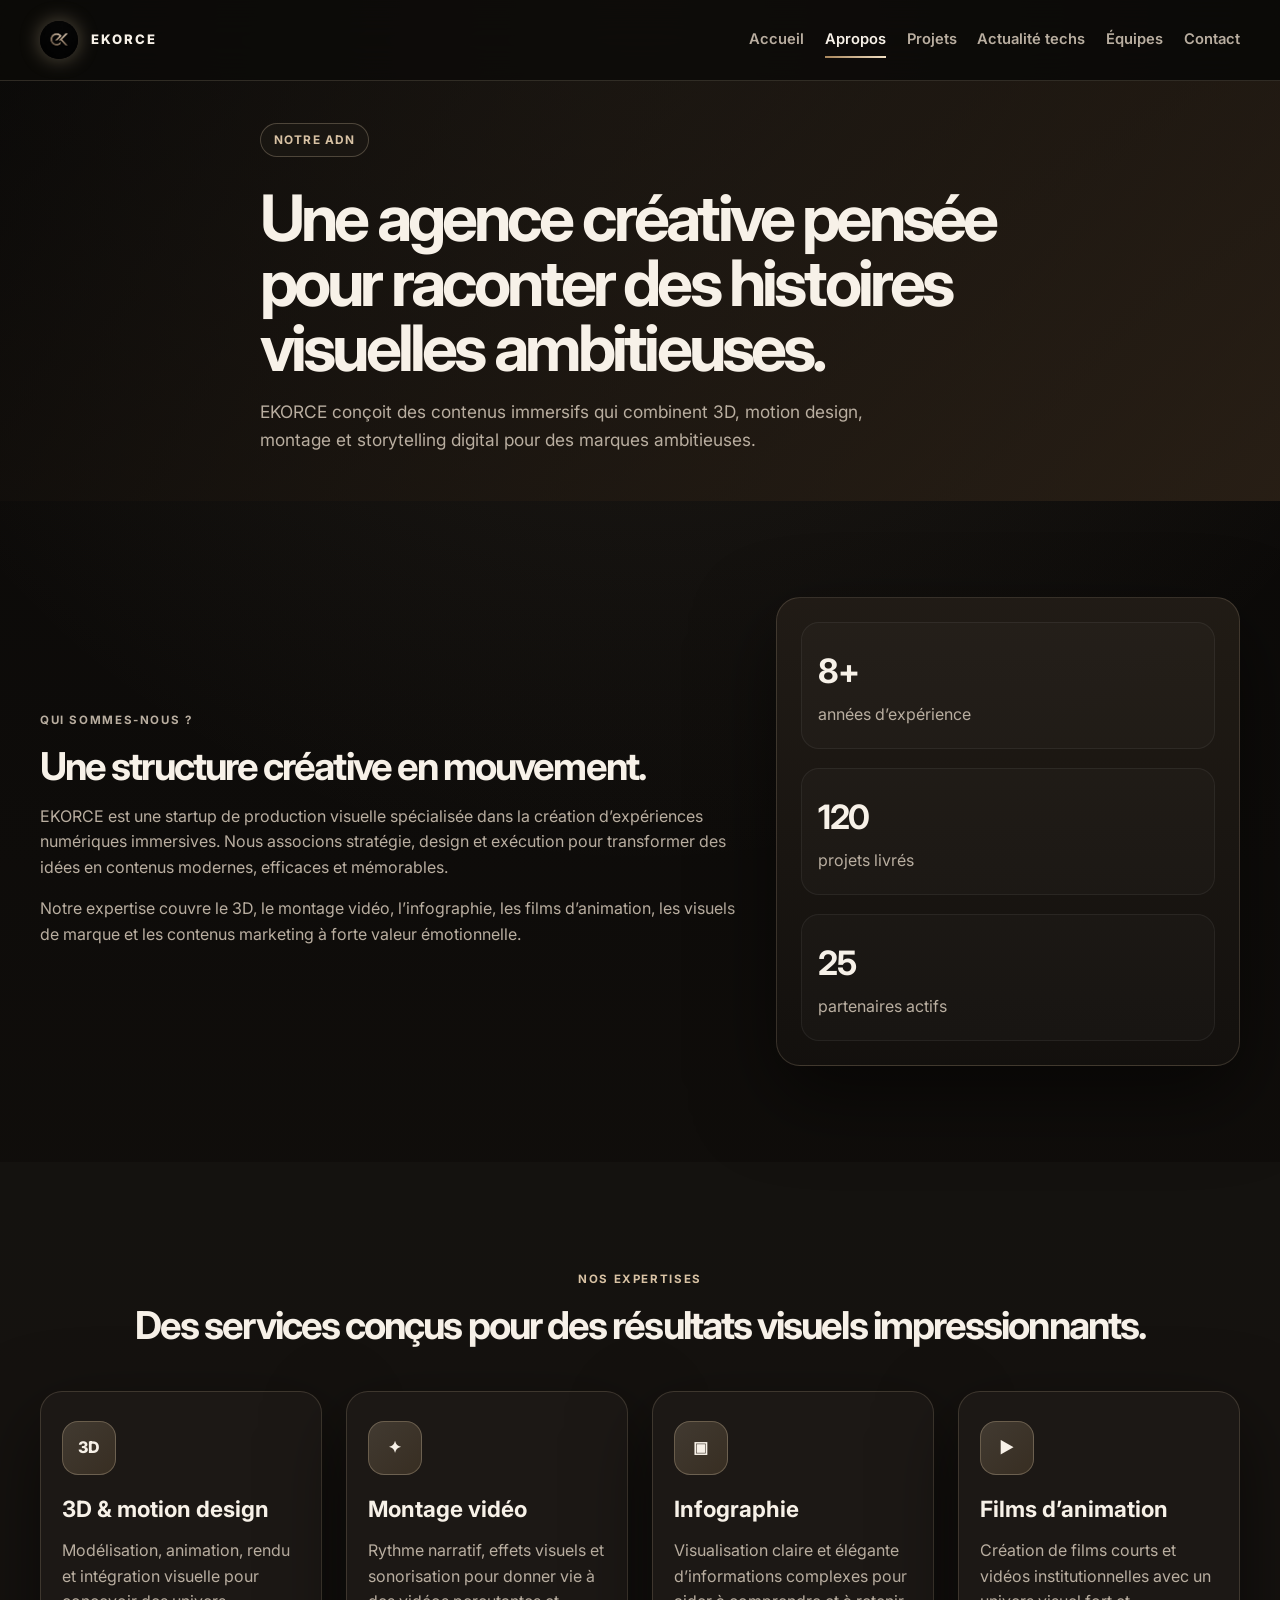
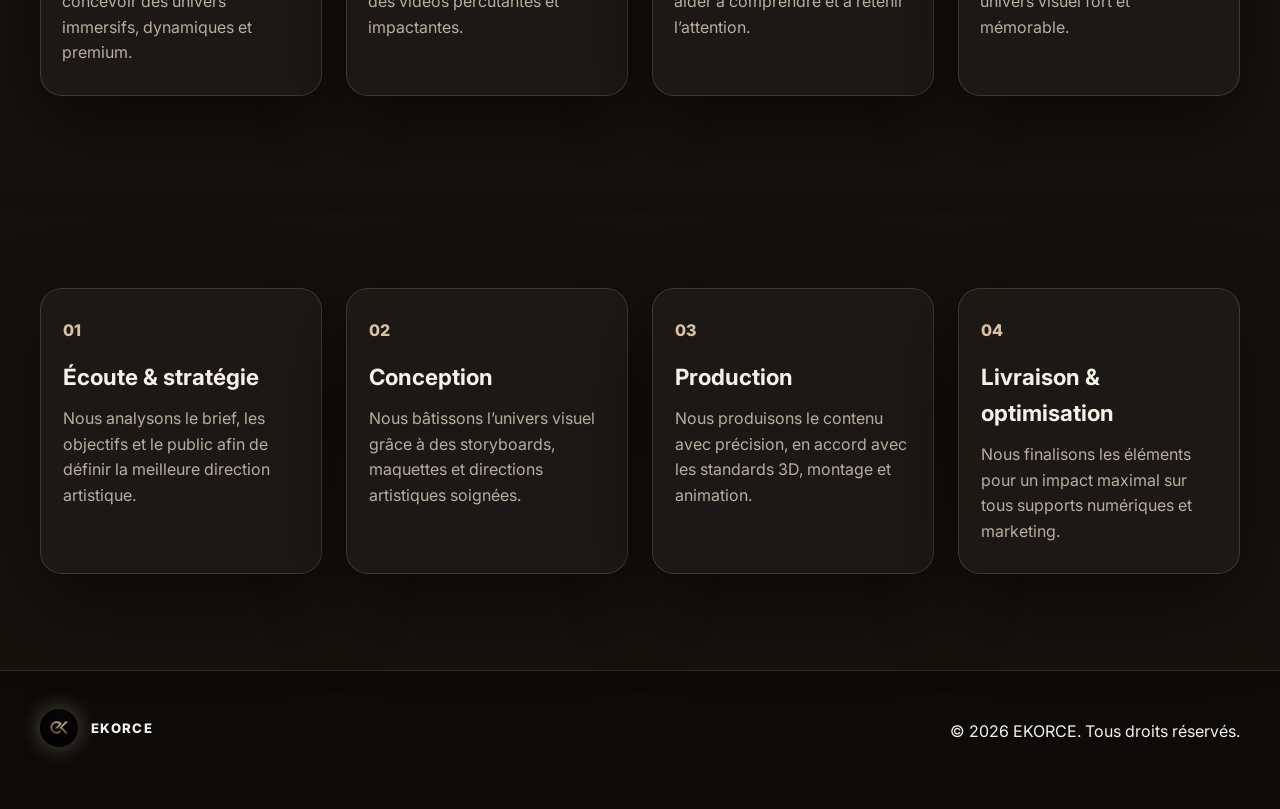
<file: about.html>
<!DOCTYPE html>
<html lang="fr">
  <head>
    <meta charset="UTF-8" />
    <meta name="viewport" content="width=device-width, initial-scale=1.0" />
    <title>À propos | EKORCE</title>
    <meta name="description" content="EKORCE conçoit des contenus multimédias immersifs à base de 3D, montage vidéo, infographie et films d'animation." />
    <link rel="preconnect" href="https://fonts.googleapis.com" />
    <link rel="preconnect" href="https://fonts.gstatic.com" crossorigin />
    <link href="https://fonts.googleapis.com/css2?family=Inter:wght@400;500;600;700;800;900&display=swap" rel="stylesheet" />
    <link rel="stylesheet" href="styles.css" />
  </head>
  <body>
    <header class="site-header">
      <div class="container nav-wrap">
        <a href="index.html" class="brand" aria-label="Accueil EKORCE">
          <img class="brand-logo" src="imgs/logo-ekorce.jpg" alt="Logo EKORCE" />
          <span class="brand-text">EKORCE</span>
        </a>

        <button class="nav-toggle" aria-label="Ouvrir le menu" aria-expanded="false">
          <span></span>
          <span></span>
          <span></span>
        </button>

        <nav class="main-nav" aria-label="Menu principal">
          <a href="index.html">Accueil</a>
          <a href="about.html" class="active">Apropos</a>
          <a href="projects.html">Projets</a>
          <a href="news.html">Actualité techs</a>
          <a href="team.html">Équipes</a>
          <a href="contact.html">Contact</a>
        </nav>
      </div>
    </header>

    <main>
      <section class="page-hero small-hero hero-about">
        <div class="container hero-content">
          <p class="kicker">Notre ADN</p>
          <h1>Une agence créative pensée pour raconter des histoires visuelles ambitieuses.</h1>
          <p class="lead">EKORCE conçoit des contenus immersifs qui combinent 3D, motion design, montage et storytelling digital pour des marques ambitieuses.</p>
        </div>
      </section>

      <section class="section">
        <div class="container two-column">
          <div>
            <p class="section-tag">Qui sommes-nous ?</p>
            <h2>Une structure créative en mouvement.</h2>
            <p>EKORCE est une startup de production visuelle spécialisée dans la création d’expériences numériques immersives. Nous associons stratégie, design et exécution pour transformer des idées en contenus modernes, efficaces et mémorables.</p>
            <p>Notre expertise couvre le 3D, le montage vidéo, l’infographie, les films d’animation, les visuels de marque et les contenus marketing à forte valeur émotionnelle.</p>
          </div>
          <div class="glass-panel stat-stack">
            <div class="mini-stat">
              <strong>8+</strong>
              <span>années d’expérience</span>
            </div>
            <div class="mini-stat">
              <strong>120</strong>
              <span>projets livrés</span>
            </div>
            <div class="mini-stat">
              <strong>25</strong>
              <span>partenaires actifs</span>
            </div>
          </div>
        </div>
      </section>

      <section class="section alt-bg">
        <div class="container">
          <div class="section-heading centered">
            <p class="section-tag">Nos expertises</p>
            <h2>Des services conçus pour des résultats visuels impressionnants.</h2>
          </div>

          <div class="services-grid">
            <article class="info-card">
              <div class="card-icon">3D</div>
              <h3>3D & motion design</h3>
              <p>Modélisation, animation, rendu et intégration visuelle pour concevoir des univers immersifs, dynamiques et premium.</p>
            </article>

            <article class="info-card">
              <div class="card-icon">✦</div>
              <h3>Montage vidéo</h3>
              <p>Rythme narratif, effets visuels et sonorisation pour donner vie à des vidéos percutantes et impactantes.</p>
            </article>

            <article class="info-card">
              <div class="card-icon">▣</div>
              <h3>Infographie</h3>
              <p>Visualisation claire et élégante d’informations complexes pour aider à comprendre et à retenir l’attention.</p>
            </article>

            <article class="info-card">
              <div class="card-icon">▶</div>
              <h3>Films d’animation</h3>
              <p>Création de films courts et vidéos institutionnelles avec un univers visuel fort et mémorable.</p>
            </article>
          </div>
        </div>
      </section>

      <section class="section">
        <div class="container process-grid">
          <div class="process-card">
            <span>01</span>
            <h3>Écoute & stratégie</h3>
            <p>Nous analysons le brief, les objectifs et le public afin de définir la meilleure direction artistique.</p>
          </div>
          <div class="process-card">
            <span>02</span>
            <h3>Conception</h3>
            <p>Nous bâtissons l’univers visuel grâce à des storyboards, maquettes et directions artistiques soignées.</p>
          </div>
          <div class="process-card">
            <span>03</span>
            <h3>Production</h3>
            <p>Nous produisons le contenu avec précision, en accord avec les standards 3D, montage et animation.</p>
          </div>
          <div class="process-card">
            <span>04</span>
            <h3>Livraison & optimisation</h3>
            <p>Nous finalisons les éléments pour un impact maximal sur tous supports numériques et marketing.</p>
          </div>
        </div>
      </section>
    </main>

    <footer class="site-footer">
      <div class="container footer-wrap">
        <div>
          <a href="index.html" class="brand footer-brand">
            <img class="brand-logo" src="imgs/logo-ekorce.jpg" alt="Logo EKORCE" />
            <span class="brand-text">EKORCE</span>
          </a>
        </div>
        <p>© <span id="year"></span> EKORCE. Tous droits réservés.</p>
      </div>
    </footer>

    <script src="script.js"></script>
  </body>
</html>
</file>
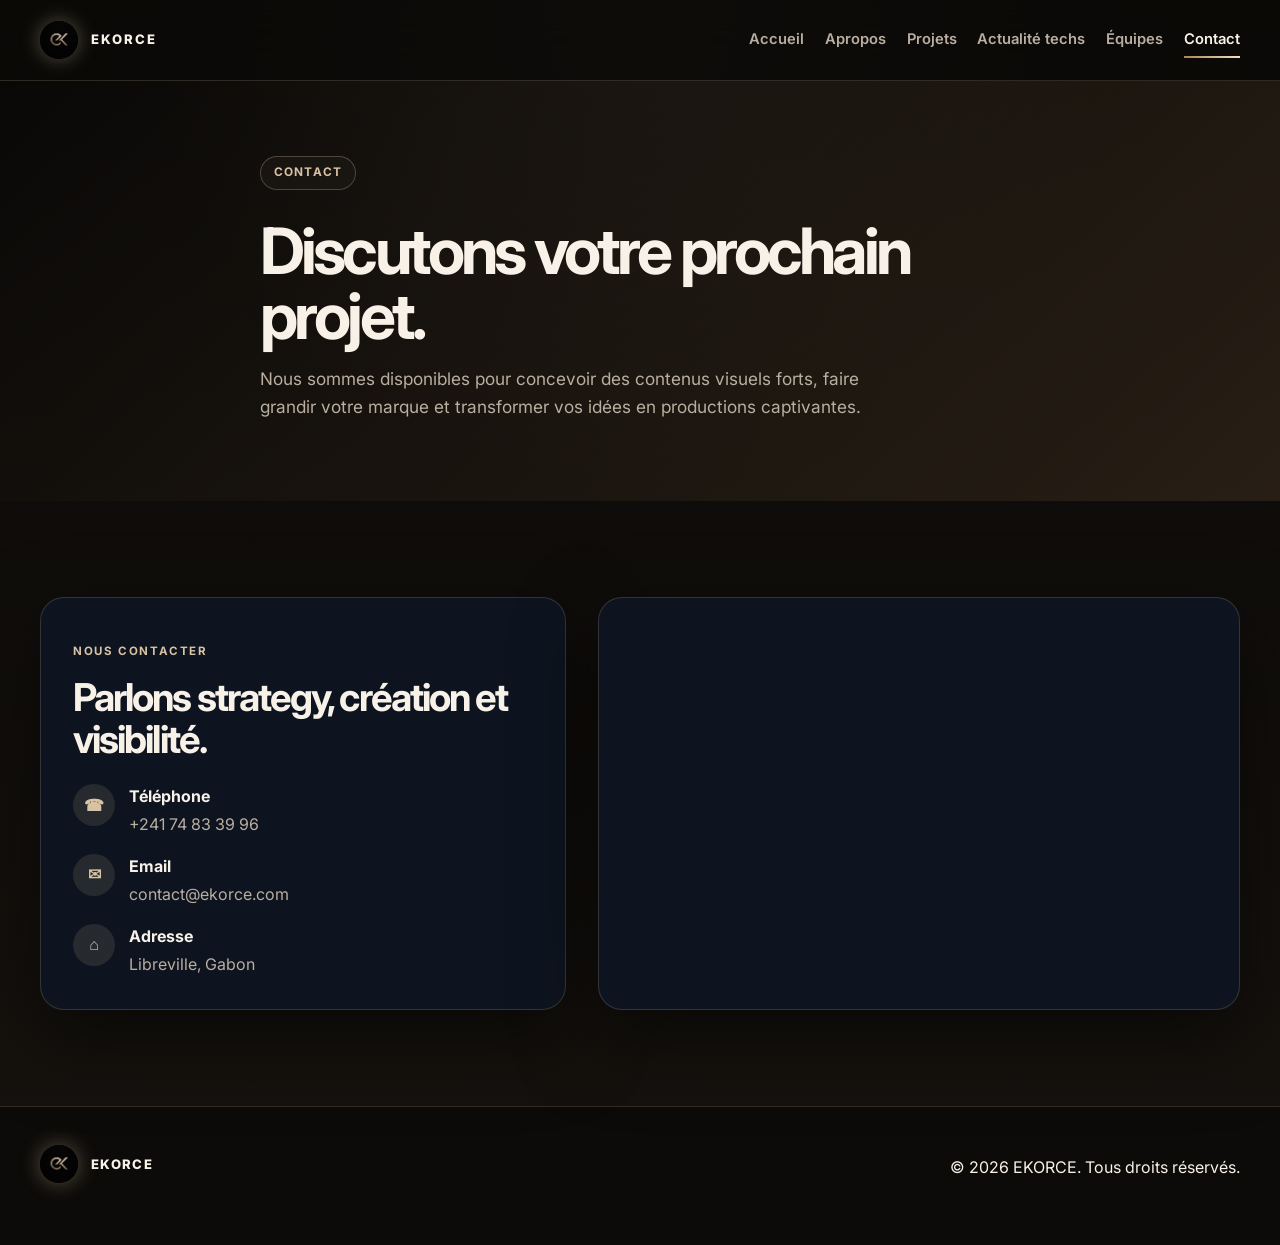
<file: contact.html>
<!DOCTYPE html>
<html lang="fr">
  <head>
    <meta charset="UTF-8" />
    <meta name="viewport" content="width=device-width, initial-scale=1.0" />
    <title>Contact | EKORCE</title>
    <meta name="description" content="Contactez EKORCE pour une commande, une collaboration ou une demande de devis. Retrouvez notre adresse et notre localisation." />
    <link rel="preconnect" href="https://fonts.googleapis.com" />
    <link rel="preconnect" href="https://fonts.gstatic.com" crossorigin />
    <link href="https://fonts.googleapis.com/css2?family=Inter:wght@400;500;600;700;800;900&display=swap" rel="stylesheet" />
    <link rel="stylesheet" href="styles.css" />
  </head>
  <body>
    <header class="site-header">
      <div class="container nav-wrap">
        <a href="index.html" class="brand" aria-label="Accueil EKORCE">
          <img class="brand-logo" src="imgs/logo-ekorce.jpg" alt="Logo EKORCE" />
          <span class="brand-text">EKORCE</span>
        </a>

        <button class="nav-toggle" aria-label="Ouvrir le menu" aria-expanded="false">
          <span></span>
          <span></span>
          <span></span>
        </button>

        <nav class="main-nav" aria-label="Menu principal">
          <a href="index.html">Accueil</a>
          <a href="about.html">Apropos</a>
          <a href="projects.html">Projets</a>
          <a href="news.html">Actualité techs</a>
          <a href="team.html">Équipes</a>
          <a href="contact.html" class="active">Contact</a>
        </nav>
      </div>
    </header>

    <main>
      <section class="page-hero small-hero hero-contact">
        <div class="container hero-content">
          <p class="kicker">Contact</p>
          <h1>Discutons votre prochain projet.</h1>
          <p class="lead">Nous sommes disponibles pour concevoir des contenus visuels forts, faire grandir votre marque et transformer vos idées en productions captivantes.</p>
        </div>
      </section>

      <section class="section">
        <div class="container contact-grid">
          <div class="contact-card">
            <p class="section-tag">Nous contacter</p>
            <h2>Parlons strategy, création et visibilité.</h2>

            <div class="contact-list">
              <div class="contact-item">
                <div class="icon">☎</div>
                <div>
                  <strong>Téléphone</strong>
                  <a href="tel:+24174833996">+241 74 83 39 96</a>
                </div>
              </div>

              <div class="contact-item">
                <div class="icon">✉</div>
                <div>
                  <strong>Email</strong>
                  <a href="mailto:contact@ekorce.com">contact@ekorce.com</a>
                </div>
              </div>

              <div class="contact-item">
                <div class="icon">⌂</div>
                <div>
                  <strong>Adresse</strong>
                  <span>Libreville, Gabon</span>
                </div>
              </div>
            </div>
          </div>

          <div class="map-box">
            <iframe
              src="https://www.google.com/maps?q=Libreville%20Gabon&output=embed"
              title="Carte de localisation EKORCE"
              loading="lazy"
              referrerpolicy="no-referrer-when-downgrade"
            ></iframe>
          </div>
        </div>
      </section>
    </main>

    <footer class="site-footer">
      <div class="container footer-wrap">
        <div>
          <a href="index.html" class="brand footer-brand">
            <img class="brand-logo" src="imgs/logo-ekorce.jpg" alt="Logo EKORCE" />
            <span class="brand-text">EKORCE</span>
          </a>
        </div>
        <p>© <span id="year"></span> EKORCE. Tous droits réservés.</p>
      </div>
    </footer>

    <script src="script.js"></script>
  </body>
</html>
</file>
<file: styles.css>
:root {
  --bg: #0b0a08;
  --bg-soft: #171411;
  --panel: rgba(28, 24, 20, 0.86);
  --panel-strong: #211c16;
  --card: rgba(30, 26, 22, 0.78);
  --primary: #d8c2a4;
  --primary-2: #a8865b;
  --accent: #f1dfc3;
  --text: #f7f1e8;
  --muted: #b9aea0;
  --border: rgba(216, 194, 164, 0.18);
  --shadow: 0 30px 80px rgba(0, 0, 0, 0.52);
  --radius: 24px;
  --max-width: 1200px;
}

* {
  box-sizing: border-box;
}

html {
  scroll-behavior: smooth;
}

body {
  margin: 0;
  font-family: "Inter", sans-serif;
  background: radial-gradient(circle at top, rgba(216, 194, 164, 0.11), transparent 35%),
    linear-gradient(180deg, #090807 0%, #17130f 100%);
  color: var(--text);
  line-height: 1.6;
}

a {
  color: inherit;
  text-decoration: none;
}

img {
  max-width: 100%;
  display: block;
}

video {
  max-width: 100%;
  display: block;
}

.container {
  width: min(var(--max-width), calc(100% - 2rem));
  margin: 0 auto;
}

.site-header {
  position: sticky;
  top: 0;
  z-index: 1000;
  backdrop-filter: blur(20px);
  -webkit-backdrop-filter: blur(20px);
  background: rgba(11, 10, 8, 0.84);
  border-bottom: 1px solid var(--border);
}

.nav-wrap {
  display: flex;
  align-items: center;
  justify-content: space-between;
  min-height: 80px;
  gap: 1rem;
}

.brand {
  display: inline-flex;
  align-items: center;
  gap: 0.8rem;
  font-weight: 800;
  letter-spacing: 0.12em;
  text-transform: uppercase;
}

.brand-logo {
  width: 2.4rem;
  height: 2.4rem;
  display: block;
  object-fit: cover;
  border-radius: 50%;
  box-shadow: 0 0 20px rgba(216, 194, 164, 0.38);
}

.brand-text {
  font-size: 0.82rem;
}

.main-nav {
  display: flex;
  align-items: center;
  gap: 1.3rem;
  flex-wrap: wrap;
}

.main-nav a {
  color: var(--muted);
  font-size: 0.92rem;
  font-weight: 600;
  position: relative;
  transition: color 0.2s ease;
}

.main-nav a::after {
  content: "";
  position: absolute;
  left: 0;
  bottom: -0.4rem;
  width: 100%;
  height: 2px;
  background: linear-gradient(90deg, var(--primary-2), var(--accent));
  transform: scaleX(0);
  transform-origin: left;
  transition: transform 0.25s ease;
}

.main-nav a:hover,
.main-nav a.active {
  color: var(--text);
}

.main-nav a:hover::after,
.main-nav a.active::after {
  transform: scaleX(1);
}

.nav-toggle {
  display: none;
  border: 1px solid var(--border);
  background: rgba(216, 194, 164, 0.06);
  border-radius: 12px;
  width: 44px;
  height: 44px;
  padding: 0.65rem 0.5rem;
  cursor: pointer;
}

.nav-toggle span {
  display: block;
  width: 100%;
  height: 2px;
  border-radius: 999px;
  background: #fff;
  margin: 5px 0;
}

.page-hero {
  position: relative;
  min-height: 620px;
  display: flex;
  align-items: center;
  overflow: hidden;
}

.hero-home {
  background: linear-gradient(135deg, rgba(9, 8, 7, 0.2), rgba(31, 24, 17, 0.82));
}

.hero-home::before {
  content: "";
  position: absolute;
  inset: 0;
  background: radial-gradient(circle at 20% 20%, rgba(216, 194, 164, 0.2), transparent 30%);
}

.hero-home video {
  position: absolute;
  inset: 0;
  width: 100%;
  height: 100%;
  object-fit: cover;
  filter: saturate(0.9) contrast(1.2) brightness(0.55);
  transform: scale(1.08);
}

.hero-content {
  position: relative;
  z-index: 1;
  max-width: 760px;
}

.kicker {
  display: inline-flex;
  align-items: center;
  gap: 0.5rem;
  padding: 0.4rem 0.8rem;
  border-radius: 999px;
  border: 1px solid rgba(216, 194, 164, 0.28);
  background: rgba(30, 26, 22, 0.62);
  color: var(--primary);
  font-size: 0.74rem;
  font-weight: 700;
  letter-spacing: 0.1em;
  text-transform: uppercase;
}

.hero-content h1 {
  margin: 1rem 0;
  font-size: clamp(2.5rem, 5vw, 5rem);
  line-height: 1.02;
  letter-spacing: -0.06em;
}

.lead {
  max-width: 640px;
  color: var(--muted);
  font-size: 1.08rem;
}

.hero-actions {
  display: flex;
  flex-wrap: wrap;
  gap: 1rem;
  margin-top: 2rem;
}

.btn {
  display: inline-flex;
  align-items: center;
  justify-content: center;
  padding: 0.9rem 1.5rem;
  border-radius: 999px;
  font-weight: 700;
  transition: transform 0.2s ease, box-shadow 0.2s ease;
}

.btn:hover {
  transform: translateY(-2px);
}

.btn-primary {
  background: linear-gradient(135deg, var(--primary), var(--primary-2));
  color: #17110b;
  box-shadow: 0 12px 35px rgba(168, 134, 91, 0.28);
}

.btn-secondary {
  background: rgba(216, 194, 164, 0.06);
  border: 1px solid var(--border);
}

.section {
  padding: 6rem 0;
}

.alt-bg {
  background: rgba(23, 20, 17, 0.72);
}

.section-tag {
  color: var(--primary);
  text-transform: uppercase;
  letter-spacing: 0.14em;
  font-size: 0.72rem;
  font-weight: 700;
  margin-bottom: 1rem;
}

h2 {
  margin: 0 0 1rem;
  font-size: clamp(2rem, 3vw, 3rem);
  letter-spacing: -0.05em;
  line-height: 1.1;
}

.two-column {
  display: grid;
  grid-template-columns: 1.2fr 0.8fr;
  gap: 2.5rem;
  align-items: center;
}

.two-column p {
  color: var(--muted);
}

.glass-panel {
  background: linear-gradient(180deg, rgba(35, 29, 23, 0.9), rgba(20, 17, 14, 0.9));
  border: 1px solid var(--border);
  border-radius: var(--radius);
  box-shadow: var(--shadow);
}

.stat-stack {
  display: grid;
  gap: 1.2rem;
  padding: 1.5rem;
}

.mini-stat {
  display: grid;
  gap: 0.25rem;
  padding: 1.3rem 1rem;
  border-radius: 18px;
  background: rgba(255, 255, 255, 0.02);
  border: 1px solid rgba(255, 255, 255, 0.06);
}

.mini-stat strong {
  font-size: 2.1rem;
  letter-spacing: -0.04em;
}

.mini-stat span {
  color: var(--muted);
}

.section-heading {
  margin-bottom: 2.8rem;
}

.centered {
  text-align: center;
}

.services-grid,
.project-grid,
.news-grid,
.team-grid,
.process-grid {
  display: grid;
  gap: 1.5rem;
}

.services-grid {
  grid-template-columns: repeat(4, minmax(0, 1fr));
}

.info-card,
.process-card,
.news-card,
.team-card,
.project-card {
  background: rgba(30, 26, 22, 0.92);
  border: 1px solid var(--border);
  border-radius: 22px;
  overflow: hidden;
  box-shadow: var(--shadow);
}

.info-card {
  padding: 1.8rem 1.3rem;
}

.card-icon {
  width: 54px;
  height: 54px;
  display: grid;
  place-items: center;
  border-radius: 16px;
  background: linear-gradient(135deg, rgba(216, 194, 164, 0.2), rgba(168, 134, 91, 0.2));
  border: 1px solid rgba(216, 194, 164, 0.3);
  font-weight: 800;
  margin-bottom: 1rem;
}

.info-card h3,
.process-card h3,
.news-card h3,
.team-info h3,
.project-copy h3 {
  margin: 0 0 0.7rem;
  font-size: 1.4rem;
}

.info-card p,
.process-card p,
.news-card p,
.team-info p,
.project-copy p {
  margin: 0;
  color: var(--muted);
}

.process-grid {
  grid-template-columns: repeat(4, minmax(0, 1fr));
}

.process-card {
  padding: 1.8rem 1.4rem;
}

.process-card span {
  display: inline-flex;
  margin-bottom: 1rem;
  font-weight: 800;
  color: var(--primary);
}

.small-hero {
  min-height: 420px;
}

.hero-about {
  background: linear-gradient(135deg, rgba(9, 8, 7, 0.62), rgba(45, 34, 23, 0.82)),
    url("https://images.unsplash.com/photo-1522202176988-66273c2fd55f?auto=format&fit=crop&w=1400&q=80") center/cover no-repeat;
}

.hero-projects {
  background: linear-gradient(135deg, rgba(9, 8, 7, 0.62), rgba(45, 34, 23, 0.82)),
    url("https://images.unsplash.com/photo-1516321318423-f06f85e504b3?auto=format&fit=crop&w=1400&q=80") center/cover no-repeat;
}

.hero-news {
  background: linear-gradient(135deg, rgba(9, 8, 7, 0.62), rgba(45, 34, 23, 0.82)),
    url("https://images.unsplash.com/photo-1518770660439-4636190af475?auto=format&fit=crop&w=1400&q=80") center/cover no-repeat;
}

.hero-team {
  background: linear-gradient(135deg, rgba(9, 8, 7, 0.62), rgba(45, 34, 23, 0.82)),
    url("https://images.unsplash.com/photo-1522202176988-66273c2fd55f?auto=format&fit=crop&w=1400&q=80") center/cover no-repeat;
}

.hero-contact {
  background: linear-gradient(135deg, rgba(9, 8, 7, 0.62), rgba(45, 34, 23, 0.82)),
    url("https://images.unsplash.com/photo-1486406146926-c627a92ad1ab?auto=format&fit=crop&w=1400&q=80") center/cover no-repeat;
}

.project-grid {
  grid-template-columns: repeat(3, minmax(0, 1fr));
}

.project-card {
  display: flex;
  flex-direction: column;
}

.project-card img {
  width: 100%;
  height: 260px;
  object-fit: cover;
}

.project-copy {
  padding: 1.4rem;
}

.project-copy span,
.news-tag {
  display: inline-block;
  color: var(--primary);
  font-size: 0.76rem;
  text-transform: uppercase;
  letter-spacing: 0.1em;
  font-weight: 700;
  margin-bottom: 0.8rem;
}

.project-card.large {
  grid-column: span 2;
}

.news-grid {
  grid-template-columns: repeat(3, minmax(0, 1fr));
}

.featured-news {
  grid-column: span 3;
  display: grid;
  grid-template-columns: 1.1fr 1fr;
  overflow: hidden;
}

.news-image img {
  height: 100%;
  width: 100%;
  object-fit: cover;
  min-height: 280px;
}

.news-content {
  padding: 2rem;
}

.news-content h2 {
  font-size: clamp(1.8rem, 2vw, 2.5rem);
}

.news-content a {
  display: inline-block;
  margin-top: 1.1rem;
  color: var(--primary);
  font-weight: 700;
}

.news-card {
  padding: 1.6rem;
}

.team-grid {
  grid-template-columns: repeat(3, minmax(0, 1fr));
}

.team-card {
  overflow: hidden;
}

.team-card img {
  width: 100%;
  aspect-ratio: 4 / 5;
  height: auto;
  object-fit: cover;
  object-position: center 30%;
  background: var(--bg-soft);
  cursor: pointer;
  transition: filter 0.25s ease;
}

.team-card.photo-active img {
  animation: team-photo-pop 0.65s ease;
}

@keyframes team-photo-pop {
  0%,
  100% {
    transform: scale(1) rotate(0deg);
    filter: brightness(1);
  }

  35% {
    transform: scale(1.08) translateY(-5px) rotate(1deg);
    filter: brightness(1.12);
  }

  70% {
    transform: scale(1.04) translateY(2px) rotate(-0.6deg);
  }
}

.team-info {
  padding: 1.3rem 1.25rem 1.5rem;
}

.contact-grid {
  display: grid;
  grid-template-columns: 0.9fr 1.1fr;
  gap: 2rem;
  align-items: stretch;
}

.contact-card,
.map-box {
  background: rgba(14, 22, 34, 0.9);
  border: 1px solid var(--border);
  border-radius: var(--radius);
  overflow: hidden;
  box-shadow: var(--shadow);
}

.contact-card {
  padding: 2rem;
}

.contact-list {
  display: grid;
  gap: 1rem;
  margin-top: 1.5rem;
}

.contact-item {
  display: flex;
  gap: 0.9rem;
  align-items: flex-start;
}

.contact-item .icon {
  width: 42px;
  height: 42px;
  border-radius: 50%;
  display: grid;
  place-items: center;
  background: rgba(216, 194, 164, 0.12);
  color: var(--primary);
  font-weight: 800;
}

.contact-item strong,
.contact-item a,
.contact-item span {
  display: block;
}

.contact-item strong {
  margin-bottom: 0.15rem;
}

.contact-item a,
.contact-item span {
  color: var(--muted);
}

.map-box iframe {
  width: 100%;
  min-height: 100%;
  border: 0;
}

.site-footer {
  padding: 2rem 0 3rem;
  border-top: 1px solid var(--border);
  background: rgba(11, 10, 8, 0.82);
}

.footer-wrap {
  display: flex;
  align-items: center;
  justify-content: space-between;
  gap: 1rem;
  flex-wrap: wrap;
}

.footer-brand {
  letter-spacing: 0.08em;
}

@media (max-width: 980px) {
  .services-grid,
  .process-grid,
  .team-grid,
  .project-grid,
  .news-grid {
    grid-template-columns: repeat(2, minmax(0, 1fr));
  }

  .featured-news {
    grid-column: span 2;
  }

  .contact-grid,
  .two-column {
    grid-template-columns: 1fr;
  }
}

@media (max-width: 760px) {
  .nav-toggle {
    display: block;
  }

  .main-nav {
    position: absolute;
    top: 100%;
    left: 0;
    right: 0;
    display: none;
    flex-direction: column;
    align-items: flex-start;
    padding: 1rem;
    background: rgba(15, 13, 11, 0.98);
    border-bottom: 1px solid var(--border);
  }

  .main-nav.open {
    display: flex;
  }

  .project-card.large,
  .featured-news {
    grid-column: span 1;
  }

  .services-grid,
  .process-grid,
  .team-grid,
  .project-grid,
  .news-grid,
  .featured-news {
    grid-template-columns: 1fr;
  }

  .page-hero {
    min-height: 500px;
  }

  .hero-content h1 {
    font-size: 2.7rem;
  }
}
</file>
